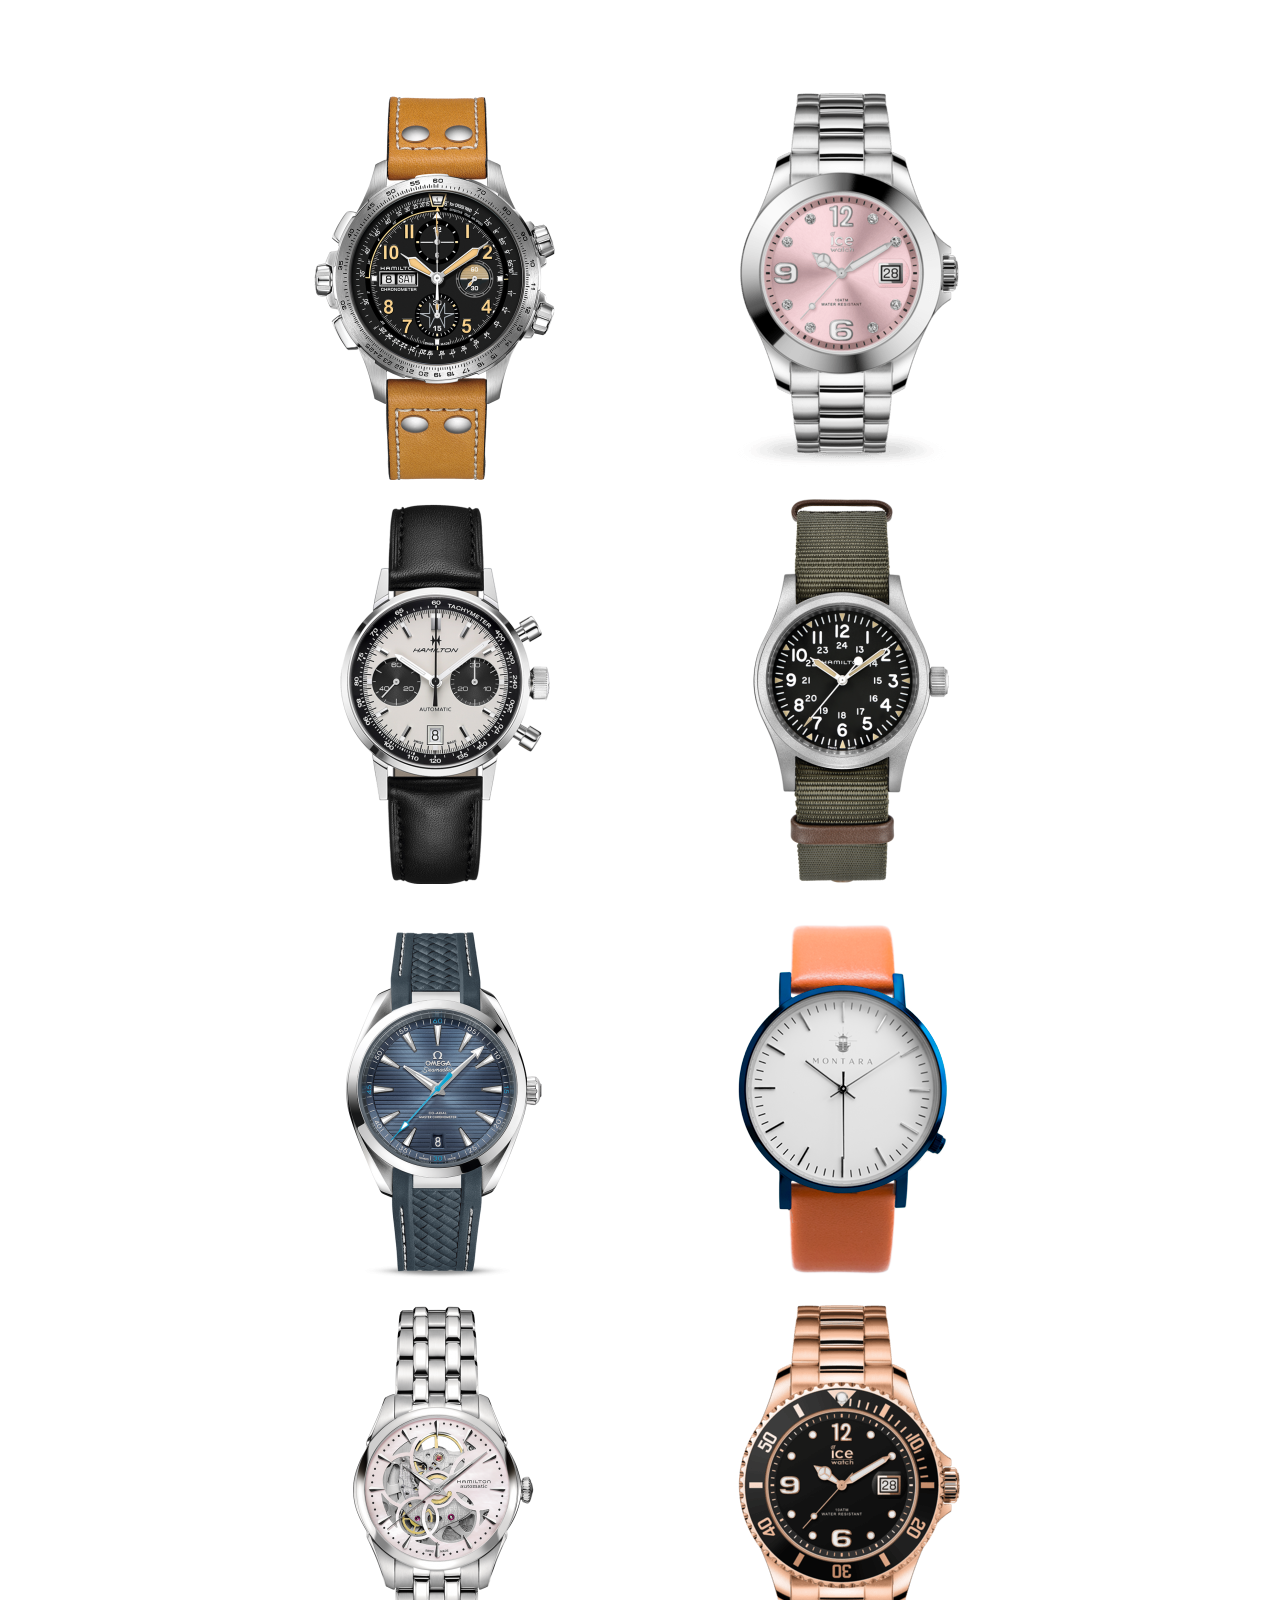
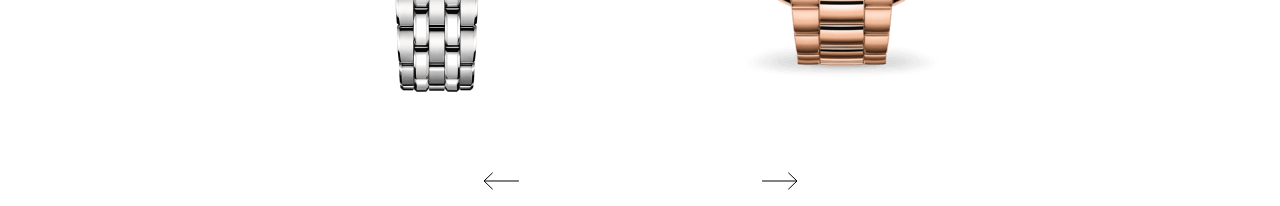
<file: libs/slider_zoom_INICIAL/index.html>
<!DOCTYPE html>
<html lang="en">
    <head>
        <meta charset="utf-8" />
        <meta name="viewport" content="width=device-width, initial-scale=1.0" />
        <title>Slider Center Zoom</title>
        <link rel="shortcut icon" type="image/png" href="img/fav_mini.png"/>
        <link href="https://fonts.googleapis.com/css?family=Poppins:300,400,500,600" rel="stylesheet">
        <link rel="stylesheet" href="css/style.css" />

        
    </head>
    
    <body>

        <div class="global-page-container">

            <div class="watch-slider">
                
                <img class="slide" src="img/01.png" alt="watch 1">
            
                <img class="slide" src="img/02.png" alt="watch 2">
        
                <img class="slide" src="img/03.png" alt="watch 3">
        
                <img class="slide" src="img/04.png" alt="watch 4">
        
                <img class="slide" src="img/05.png" alt="watch 5">
        
                <img class="slide" src="img/06.png" alt="watch 6">
        
                <img class="slide" src="img/07.png" alt="watch 7">

                <img class="slide" src="img/08.png" alt="watch 8">
            
            </div>

            <div id="arrow-prev" class="arrow"></div>
            <div id="watch-name" class="description"></div>
            <div id="arrow-next" class="arrow"></div>

            <div id="watch-price"></div>

        </div>
        
		<script src="js/scripts.js"></script>	
    </body>

</html>
</file>
<file: libs/slider_zoom_INICIAL/css/style.css>
html, body {
  margin: 0;
  padding: 0;
  text-align: center;
}

.global-page-container {
	width: 100%;
	display: inline-block;
  margin: auto;
  height: 100%;
}

.watch-slider {
  padding: 80px 0 60px 0;
  overflow: hidden;

}

.arrow {
  display: inline-block;
  margin: 0 10px;
  width: 50px;
  height: 50px;
  background-repeat: no-repeat;
  background-size: 70% auto;
  background-position: center;
  cursor: pointer;
  vertical-align: middle;
}

#arrow-prev {
  background-image: url('../img/arrow_prev.svg');
}

#arrow-next {
  background-image: url('../img/arrow_next.svg');
}

.description {
  display: inline-block;
  height: 50px;
  line-height: 50px;
  width: 200px;
  vertical-align: middle;
  font-family: 'Poppins';
  font-weight: 300;
  color: #3a3a3a;

}

#watch-price {
  color: #ff5722;
  font-family: 'Poppins';
  font-weight: 500;
  font-size: 28px;
}


/* **********************************************************************************************
***********************************   MEDIA QUERIES   ******************************************* 
********************************************************************************************** */

/* Small Screens *****************************************************************************/

  @media only screen and (max-width: 640px) {


  }   

/* End of small Screens*/



/* Medium Screens ****************************************************************************/

  @media only screen and (min-width: 641px) and (max-width: 1023px) {
    .watch-slider .slide {
      width: 33%;
    }
  }

/* End of Medium Screens*/




/* Large Screens *****************************************************************************/

  @media only screen and (min-width: 1024px) and (max-width: 1440px) { 
      
    .global-page-container {
      width: 1024px;
    }
      
  }

/*   End of Large Screens*/



/* Extra Large Screens ***********************************************************************/

  @media only screen and (min-width: 1441px) {
      
    .global-page-container {
      width: 1440px;
    }
            
  }

/* End of Extra Large Screens*/
</file>
